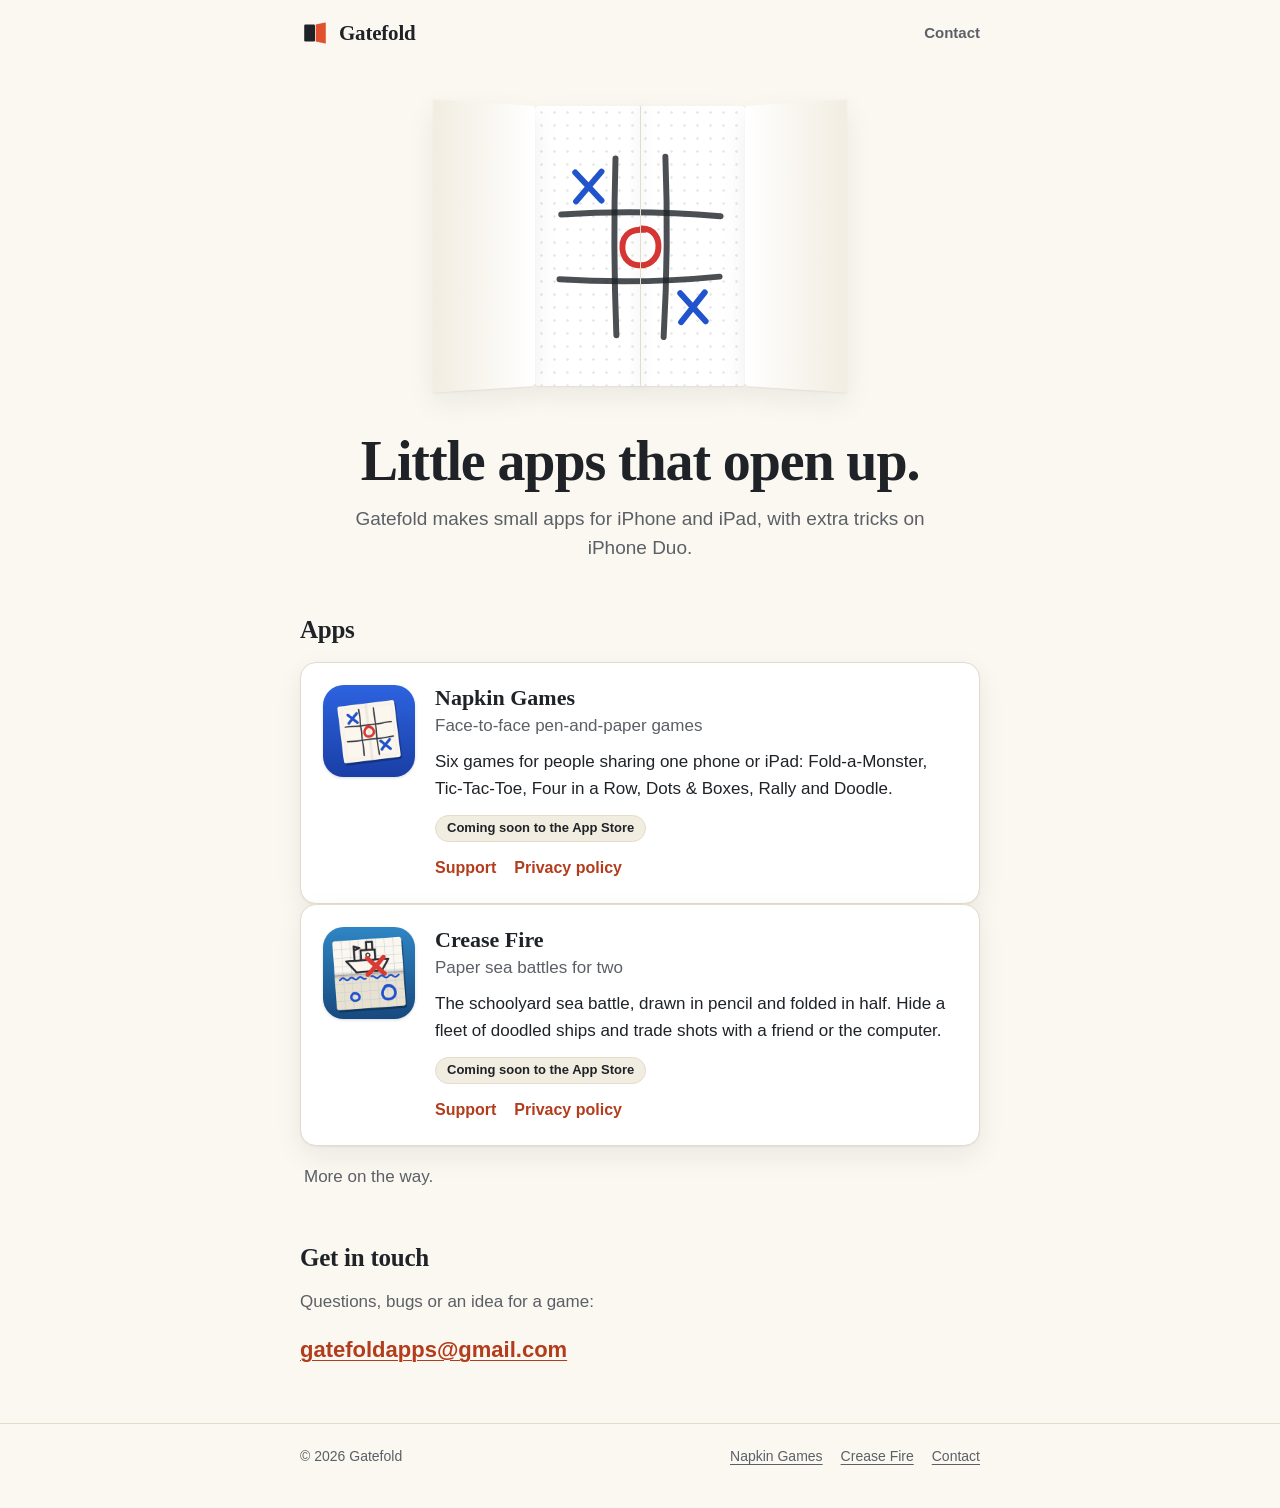
<file: index.html>
<!doctype html>
<html lang="en">
<head>
  <meta charset="utf-8">
  <meta name="viewport" content="width=device-width, initial-scale=1">
  <title>Gatefold</title>
  <meta name="description" content="Gatefold makes small apps for iPhone and iPad, with extra tricks on iPhone Duo. Home of Napkin Games and Crease Fire.">
  <meta name="theme-color" content="#fbf8f1" media="(prefers-color-scheme: light)">
  <meta name="theme-color" content="#161513" media="(prefers-color-scheme: dark)">
  <link rel="canonical" href="https://gatefoldapps.github.io/">
  <link rel="icon" href="favicon.svg" type="image/svg+xml">
  <link rel="apple-touch-icon" href="apple-touch-icon.png">
  <meta property="og:type" content="website">
  <meta property="og:title" content="Gatefold">
  <meta property="og:description" content="Little apps that open up. Home of Napkin Games and Crease Fire.">
  <meta property="og:url" content="https://gatefoldapps.github.io/">
  <meta property="og:image" content="https://gatefoldapps.github.io/assets/gatefold-share.png">
  <meta name="twitter:card" content="summary">
  <link rel="stylesheet" href="assets/site.css">
</head>
<body>
  <a class="skip" href="#main">Skip to content</a>

  <header class="site-header">
    <div class="wrap">
      <a class="brand" href="./" aria-label="Gatefold home">
        <svg class="mark" viewBox="0 0 64 64" aria-hidden="true"><rect class="ink" x="9" y="14" width="23" height="36" rx="2.5"/><path class="flap" d="M33.5 14 L53.6 9.4 Q55 9.1 55 10.5 L55 53.5 Q55 54.9 53.6 54.6 L33.5 50 Z"/></svg>
        Gatefold
      </a>
      <a class="header-link" href="mailto:gatefoldapps@gmail.com">Contact</a>
    </div>
  </header>

  <main id="main" class="wrap">
    <section class="hero">
      <div class="fold-stage" aria-hidden="true">
        <div class="fold-art">
          <div class="fold-inside">
            <svg viewBox="0 0 120 160">
              <path class="doodle grid draw d1" pathLength="1" d="M46 30 Q44.5 80 46.5 131"/>
              <path class="doodle grid draw d2" pathLength="1" d="M74.5 29 Q76.5 80 73.5 132"/>
              <path class="doodle grid draw d3" pathLength="1" d="M15 62 Q60 59 106 63"/>
              <path class="doodle grid draw d4" pathLength="1" d="M14 99 Q60 102 105.5 97.5"/>
              <path class="doodle x draw d5" pathLength="1" d="M23 38 L38 54 M38 37.5 L23.5 54.5"/>
              <path class="doodle o draw d6" pathLength="1" d="M61 70 C68.5 70 71 76 70.5 81.5 C70 88 64.5 91.5 59 91 C52.5 90.5 49.5 85 50 79.5 C50.5 73.5 55 70 62.5 70.8"/>
              <path class="doodle x draw d7" pathLength="1" d="M83 107 L97.5 123 M97 106.5 L83.5 123.5"/>
            </svg>
          </div>
          <div class="flap flap-l"><span class="front"></span><span class="back"></span></div>
          <div class="flap flap-r"><span class="front"></span><span class="back"></span></div>
        </div>
      </div>
      <h1>Little apps that open&nbsp;up.</h1>
      <p class="lead">Gatefold makes small apps for iPhone and iPad, with extra tricks on iPhone&nbsp;Duo.</p>
    </section>

    <section aria-labelledby="apps-title" style="margin-top: 52px">
      <h2 id="apps-title" class="section-title">Apps</h2>
      <article class="app-card">
        <img src="assets/napkin-games-icon.png" width="92" height="92" alt="Napkin Games app icon">
        <div>
          <h3><a href="napkin-games/">Napkin Games</a></h3>
          <p class="tagline">Face-to-face pen-and-paper games</p>
          <p>Six games for people sharing one phone or iPad: Fold-a-Monster, Tic-Tac-Toe, Four in a Row, Dots &amp; Boxes, Rally and Doodle.</p>
          <span class="badge">Coming soon to the App Store</span>
          <nav class="links" aria-label="Napkin Games">
            <a href="napkin-games/">Support</a>
            <a href="napkin-games/privacy/">Privacy policy</a>
          </nav>
        </div>
      </article>
      <article class="app-card">
        <img src="assets/crease-fire-icon.png" width="92" height="92" alt="Crease Fire app icon">
        <div>
          <h3><a href="crease-fire/">Crease Fire</a></h3>
          <p class="tagline">Paper sea battles for two</p>
          <p>The schoolyard sea battle, drawn in pencil and folded in half. Hide a fleet of doodled ships and trade shots with a friend or the computer.</p>
          <span class="badge">Coming soon to the App Store</span>
          <nav class="links" aria-label="Crease Fire">
            <a href="crease-fire/">Support</a>
            <a href="crease-fire/privacy/">Privacy policy</a>
          </nav>
        </div>
      </article>
      <p class="more">More on the way.</p>
    </section>

    <section class="contact" aria-labelledby="contact-title">
      <h2 id="contact-title" class="section-title">Get in touch</h2>
      <p>Questions, bugs or an idea for a game:</p>
      <a class="email" href="mailto:gatefoldapps@gmail.com">gatefoldapps@gmail.com</a>
    </section>
  </main>

  <footer class="site-footer">
    <div class="wrap">
      <span>&copy; 2026 Gatefold</span>
      <nav aria-label="Footer">
        <a href="napkin-games/">Napkin Games</a>
        <a href="crease-fire/">Crease Fire</a>
        <a href="mailto:gatefoldapps@gmail.com">Contact</a>
      </nav>
    </div>
  </footer>
</body>
</html>
</file>
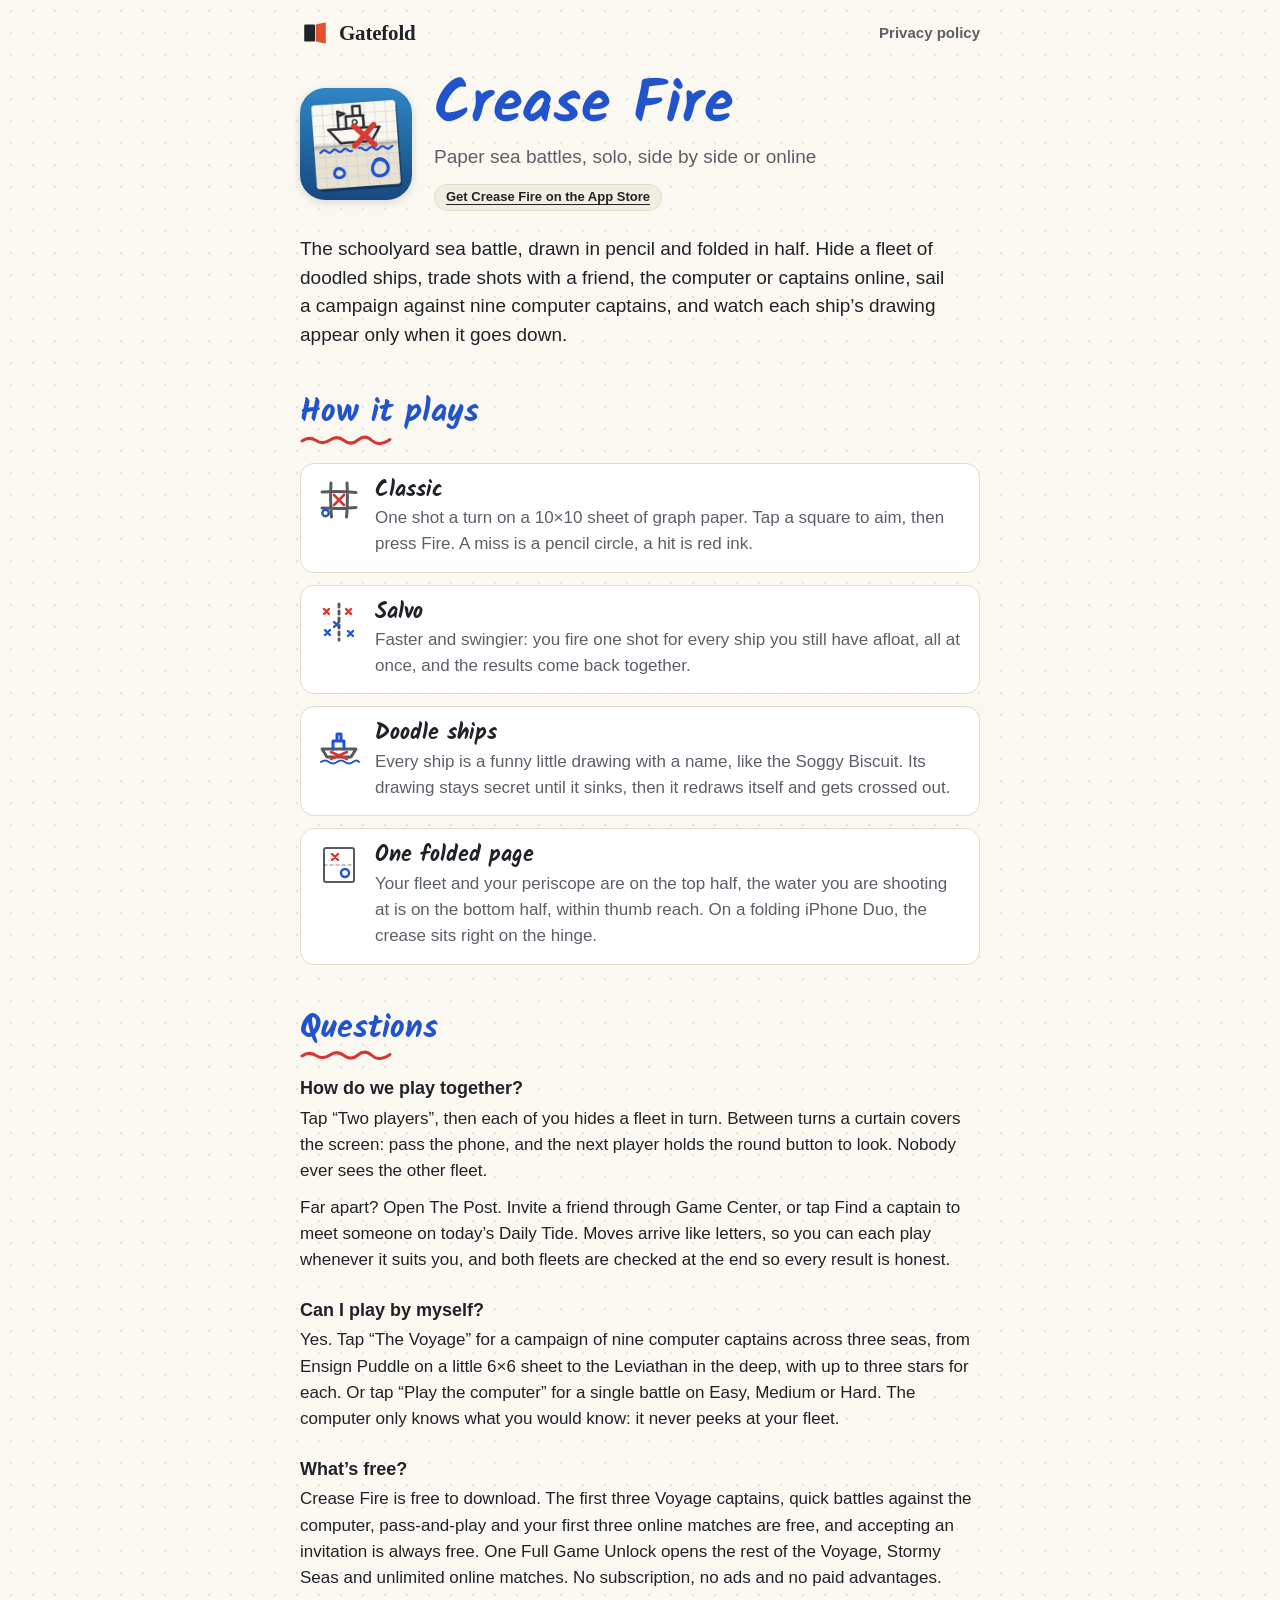
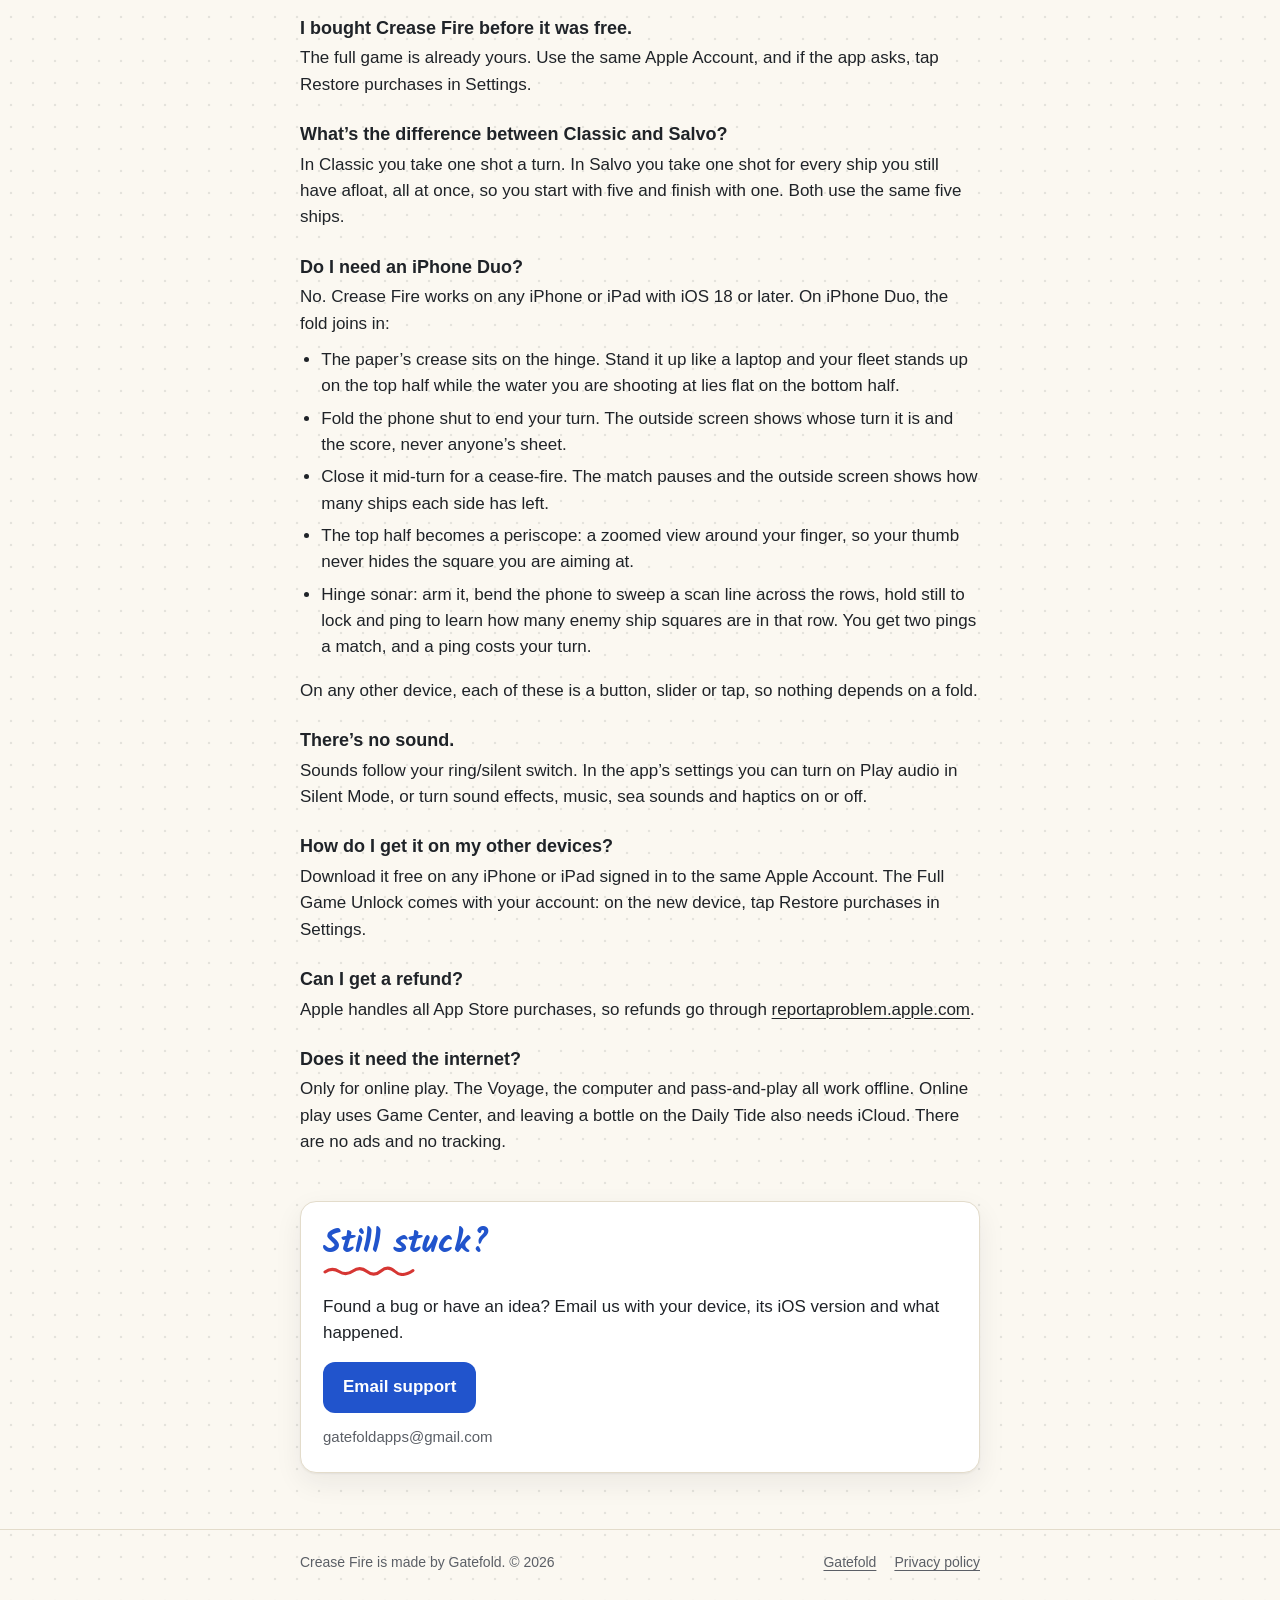
<file: crease-fire/index.html>
<!doctype html>
<html lang="en">
<head>
  <meta charset="utf-8">
  <meta name="viewport" content="width=device-width, initial-scale=1">
  <title>Crease Fire Support</title>
  <meta name="description" content="Help for Crease Fire, a paper sea battle for two on iPhone, iPad and iPhone Duo.">
  <meta name="theme-color" content="#fbf8f1" media="(prefers-color-scheme: light)">
  <meta name="theme-color" content="#161513" media="(prefers-color-scheme: dark)">
  <link rel="canonical" href="https://gatefoldapps.github.io/crease-fire/">
  <link rel="icon" href="../favicon.svg" type="image/svg+xml">
  <link rel="apple-touch-icon" href="../apple-touch-icon.png">
  <meta property="og:type" content="website">
  <meta property="og:title" content="Crease Fire">
  <meta property="og:description" content="The schoolyard sea battle, drawn in pencil and folded in half.">
  <meta property="og:url" content="https://gatefoldapps.github.io/crease-fire/">
  <meta property="og:image" content="https://gatefoldapps.github.io/assets/crease-fire-share.png">
  <meta name="twitter:card" content="summary">
  <link rel="preload" href="../assets/fonts/kalam-bold.woff2" as="font" type="font/woff2" crossorigin>
  <link rel="stylesheet" href="../assets/site.css">
</head>
<body class="napkin">
  <a class="skip" href="#main">Skip to content</a>

  <header class="site-header">
    <div class="wrap">
      <a class="brand" href="../" aria-label="Gatefold home">
        <svg class="mark" viewBox="0 0 64 64" aria-hidden="true"><rect class="ink" x="9" y="14" width="23" height="36" rx="2.5"/><path class="flap" d="M33.5 14 L53.6 9.4 Q55 9.1 55 10.5 L55 53.5 Q55 54.9 53.6 54.6 L33.5 50 Z"/></svg>
        Gatefold
      </a>
      <a class="header-link" href="privacy/">Privacy policy</a>
    </div>
  </header>

  <main id="main" class="wrap">
    <section class="app-hero">
      <img src="../assets/crease-fire-icon.png" width="112" height="112" alt="Crease Fire app icon">
      <div>
        <h1>Crease Fire</h1>
        <p class="subtitle">Paper sea battles, solo, side by side or online</p>
        <a class="badge" href="https://apps.apple.com/us/app/crease-fire/id6823914164">Get Crease Fire on the App Store</a>
      </div>
    </section>
    <p class="lead">The schoolyard sea battle, drawn in pencil and folded in half. Hide a fleet of doodled ships, trade shots with a friend, the computer or captains online, sail a campaign against nine computer captains, and watch each ship&rsquo;s drawing appear only when it goes down.</p>

    <h2>How it plays</h2>
    <ul class="games">
      <li>
        <svg viewBox="0 0 44 44" aria-hidden="true">
          <path class="ink-pencil" d="M14 5 Q13 22 14.5 39 M30 5 Q31 22 29.5 39 M5 14 Q22 13 39 14.5 M5 30 Q22 31 39 29.5"/>
          <path class="ink-red" style="stroke-width:2.6" d="M17 17 L27 27 M27 17 L17 27"/>
          <circle class="ink-blue" style="stroke-width:2.4" cx="8.5" cy="35" r="3.2"/>
        </svg>
        <div><strong>Classic</strong><p>One shot a turn on a 10&times;10 sheet of graph paper. Tap a square to aim, then press Fire. A miss is a pencil circle, a hit is red ink.</p></div>
      </li>
      <li>
        <svg viewBox="0 0 44 44" aria-hidden="true">
          <path class="ink-pencil" style="stroke-dasharray:3 4" d="M22 4 V40"/>
          <path class="ink-red" style="stroke-width:2.4" d="M7 9 L12 14 M12 9 L7 14 M29 9 L34 14 M34 9 L29 14"/>
          <path class="ink-blue" style="stroke-width:2.4" d="M8 30 L13 35 M13 30 L8 35 M17 22 L22 27 M22 22 L17 27 M31 31 L36 36 M36 31 L31 36"/>
        </svg>
        <div><strong>Salvo</strong><p>Faster and swingier: you fire one shot for every ship you still have afloat, all at once, and the results come back together.</p></div>
      </li>
      <li>
        <svg viewBox="0 0 44 44" aria-hidden="true">
          <path class="ink-pencil" d="M5 28 L39 28 L34 36 L10 36 Z"/>
          <path class="ink-blue" d="M16 28 V20 H27 V28 M20 20 V13 H24 V20"/>
          <path class="ink-red" style="stroke-width:2.6" d="M14 31 L30 38 M30 31 L14 38"/>
          <path class="ink-blue" style="stroke-width:2" d="M4 41 Q8 38 12 41 T20 41 T28 41 T36 41 T42 41"/>
        </svg>
        <div><strong>Doodle ships</strong><p>Every ship is a funny little drawing with a name, like the Soggy Biscuit. Its drawing stays secret until it sinks, then it redraws itself and gets crossed out.</p></div>
      </li>
      <li>
        <svg viewBox="0 0 44 44" aria-hidden="true">
          <rect class="ink-pencil" style="stroke-width:2" x="7" y="5" width="30" height="34" rx="2"/>
          <path class="ink-fold" d="M7 22 H37"/>
          <path class="ink-red" style="stroke-width:2.4" d="M15 11 L21 17 M21 11 L15 17"/>
          <circle class="ink-blue" style="stroke-width:2.4" cx="28" cy="30" r="4"/>
        </svg>
        <div><strong>One folded page</strong><p>Your fleet and your periscope are on the top half, the water you are shooting at is on the bottom half, within thumb reach. On a folding iPhone Duo, the crease sits right on the hinge.</p></div>
      </li>
    </ul>

    <h2>Questions</h2>
    <div class="faq">
      <h3>How do we play together?</h3>
      <p>Tap &ldquo;Two players&rdquo;, then each of you hides a fleet in turn. Between turns a curtain covers the screen: pass the phone, and the next player holds the round button to look. Nobody ever sees the other fleet.</p>
      <p>Far apart? Open The Post. Invite a friend through Game Center, or tap Find a captain to meet someone on today&rsquo;s Daily Tide. Moves arrive like letters, so you can each play whenever it suits you, and both fleets are checked at the end so every result is honest.</p>

      <h3>Can I play by myself?</h3>
      <p>Yes. Tap &ldquo;The Voyage&rdquo; for a campaign of nine computer captains across three seas, from Ensign Puddle on a little 6&times;6 sheet to the Leviathan in the deep, with up to three stars for each. Or tap &ldquo;Play the computer&rdquo; for a single battle on Easy, Medium or Hard. The computer only knows what you would know: it never peeks at your fleet.</p>

      <h3>What&rsquo;s free?</h3>
      <p>Crease Fire is free to download. The first three Voyage captains, quick battles against the computer, pass-and-play and your first three online matches are free, and accepting an invitation is always free. One Full Game Unlock opens the rest of the Voyage, Stormy Seas and unlimited online matches. No subscription, no ads and no paid advantages.</p>

      <h3>I bought Crease Fire before it was free.</h3>
      <p>The full game is already yours. Use the same Apple Account, and if the app asks, tap Restore purchases in Settings.</p>

      <h3>What&rsquo;s the difference between Classic and Salvo?</h3>
      <p>In Classic you take one shot a turn. In Salvo you take one shot for every ship you still have afloat, all at once, so you start with five and finish with one. Both use the same five ships.</p>

      <h3>Do I need an iPhone Duo?</h3>
      <p>No. Crease Fire works on any iPhone or iPad with iOS 18 or later. On iPhone Duo, the fold joins in:</p>
      <ul>
        <li>The paper&rsquo;s crease sits on the hinge. Stand it up like a laptop and your fleet stands up on the top half while the water you are shooting at lies flat on the bottom half.</li>
        <li>Fold the phone shut to end your turn. The outside screen shows whose turn it is and the score, never anyone&rsquo;s sheet.</li>
        <li>Close it mid-turn for a cease-fire. The match pauses and the outside screen shows how many ships each side has left.</li>
        <li>The top half becomes a periscope: a zoomed view around your finger, so your thumb never hides the square you are aiming at.</li>
        <li>Hinge sonar: arm it, bend the phone to sweep a scan line across the rows, hold still to lock and ping to learn how many enemy ship squares are in that row. You get two pings a match, and a ping costs your turn.</li>
      </ul>
      <p>On any other device, each of these is a button, slider or tap, so nothing depends on a fold.</p>

      <h3>There&rsquo;s no sound.</h3>
      <p>Sounds follow your ring/silent switch. In the app&rsquo;s settings you can turn on Play audio in Silent Mode, or turn sound effects, music, sea sounds and haptics on or off.</p>

      <h3>How do I get it on my other devices?</h3>
      <p>Download it free on any iPhone or iPad signed in to the same Apple Account. The Full Game Unlock comes with your account: on the new device, tap Restore purchases in Settings.</p>

      <h3>Can I get a refund?</h3>
      <p>Apple handles all App Store purchases, so refunds go through <a href="https://reportaproblem.apple.com">reportaproblem.apple.com</a>.</p>

      <h3>Does it need the internet?</h3>
      <p>Only for online play. The Voyage, the computer and pass-and-play all work offline. Online play uses Game Center, and leaving a bottle on the Daily Tide also needs iCloud. There are no ads and no tracking.</p>
    </div>

    <section class="contact-card" aria-labelledby="help-title">
      <h2 id="help-title">Still stuck?</h2>
      <p>Found a bug or have an idea? Email us with your device, its iOS version and what happened.</p>
      <a class="button" href="mailto:gatefoldapps@gmail.com?subject=Crease%20Fire%20support">Email support</a>
      <span class="address">gatefoldapps@gmail.com</span>
    </section>
  </main>

  <footer class="site-footer">
    <div class="wrap">
      <span>Crease Fire is made by Gatefold. &copy; 2026</span>
      <nav aria-label="Footer">
        <a href="../">Gatefold</a>
        <a href="privacy/">Privacy policy</a>
      </nav>
    </div>
  </footer>
</body>
</html>
</file>
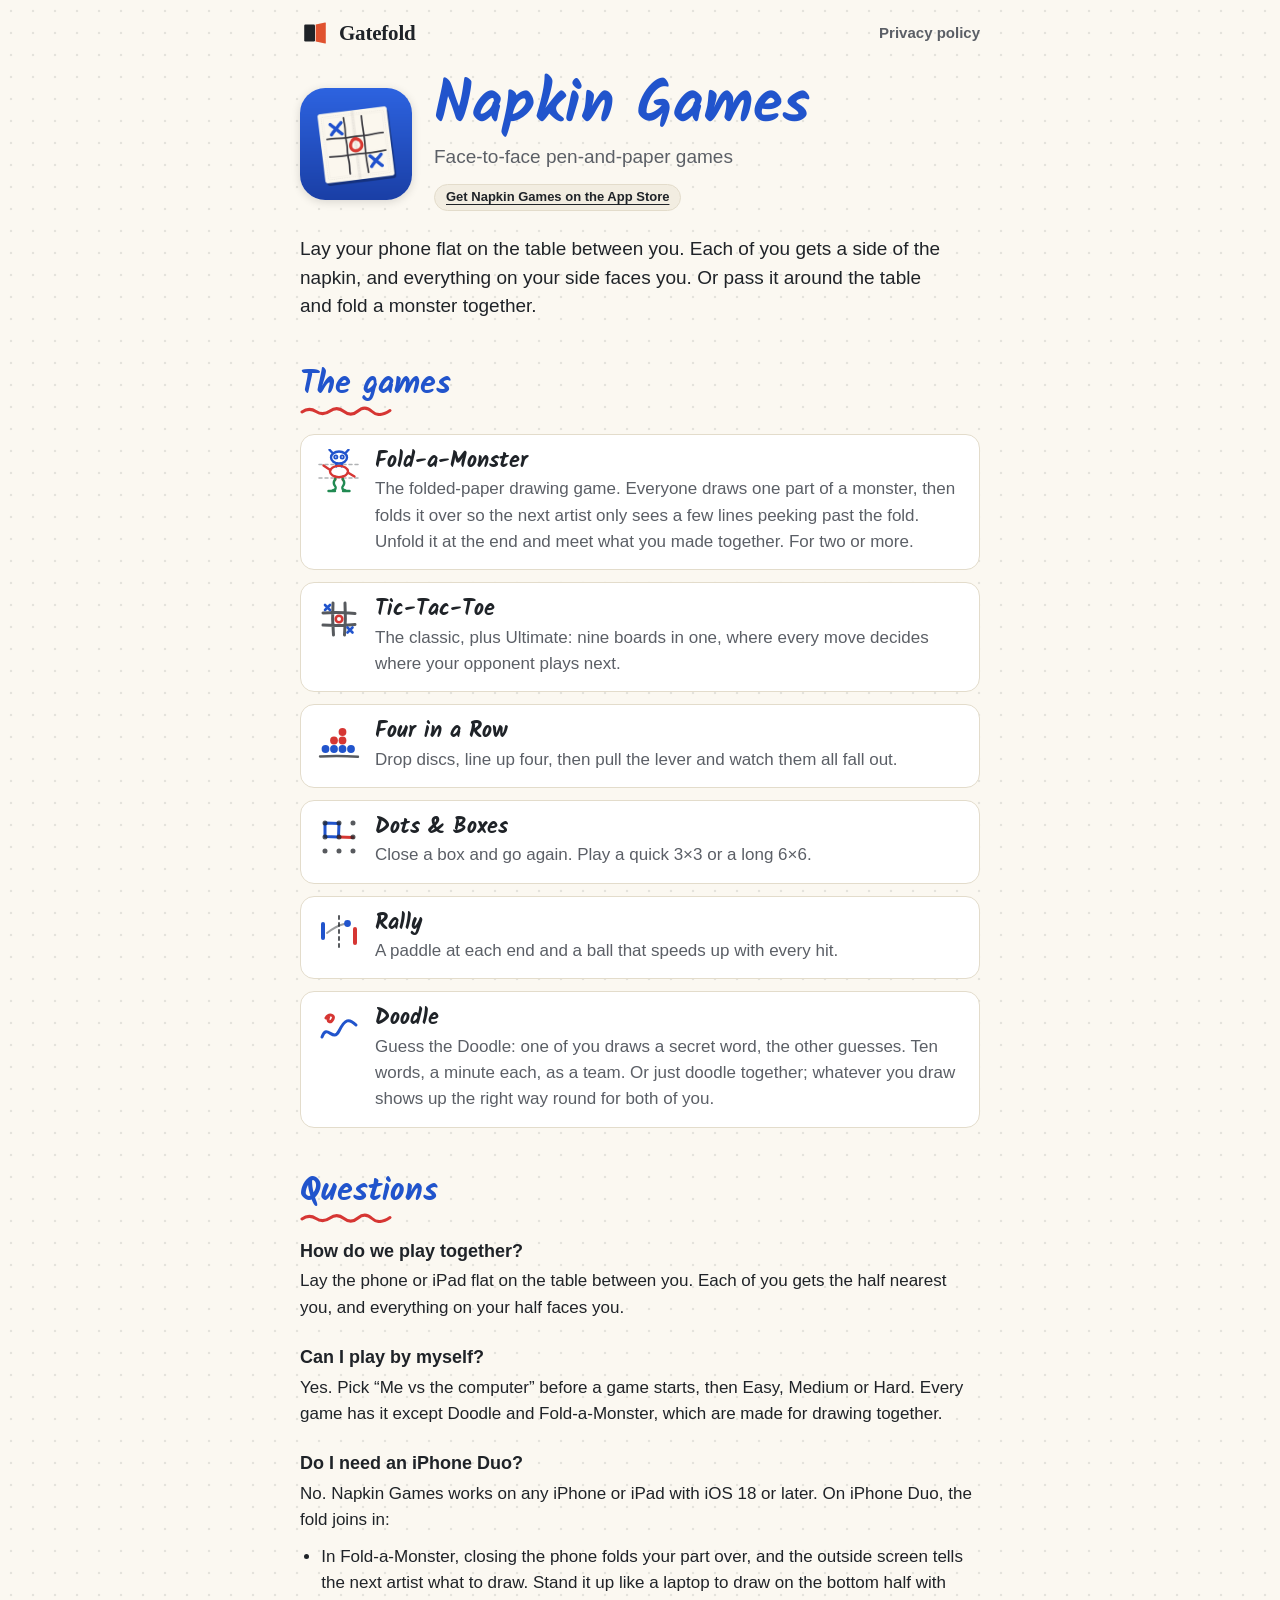
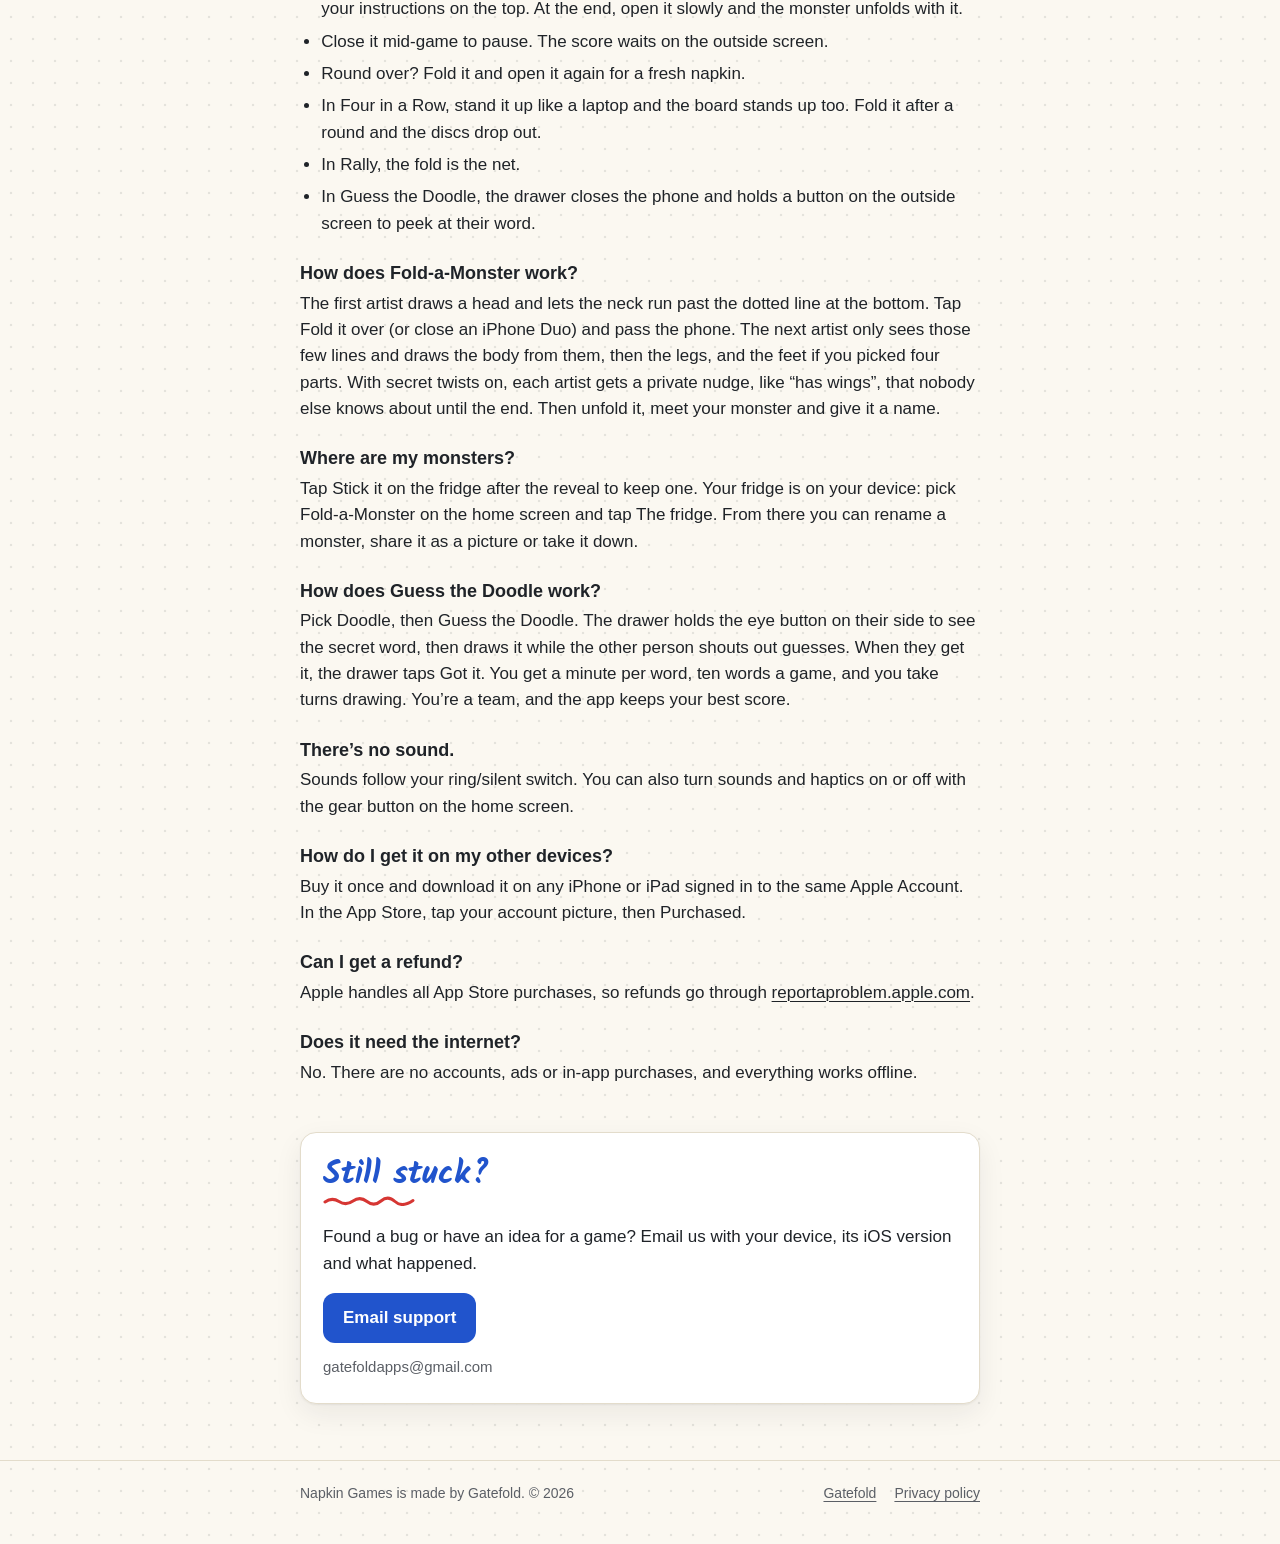
<file: napkin-games/index.html>
<!doctype html>
<html lang="en">
<head>
  <meta charset="utf-8">
  <meta name="viewport" content="width=device-width, initial-scale=1">
  <title>Napkin Games Support</title>
  <meta name="description" content="Help for Napkin Games, face-to-face pen-and-paper games for people sharing one iPhone or iPad.">
  <meta name="theme-color" content="#fbf8f1" media="(prefers-color-scheme: light)">
  <meta name="theme-color" content="#161513" media="(prefers-color-scheme: dark)">
  <link rel="canonical" href="https://gatefoldapps.github.io/napkin-games/">
  <link rel="icon" href="../favicon.svg" type="image/svg+xml">
  <link rel="apple-touch-icon" href="../apple-touch-icon.png">
  <meta property="og:type" content="website">
  <meta property="og:title" content="Napkin Games">
  <meta property="og:description" content="Face-to-face pen-and-paper games. Lay the phone flat between you, or pass it around and fold a monster.">
  <meta property="og:url" content="https://gatefoldapps.github.io/napkin-games/">
  <meta property="og:image" content="https://gatefoldapps.github.io/assets/napkin-games-share.png">
  <meta name="twitter:card" content="summary">
  <link rel="preload" href="../assets/fonts/kalam-bold.woff2" as="font" type="font/woff2" crossorigin>
  <link rel="stylesheet" href="../assets/site.css">
</head>
<body class="napkin">
  <a class="skip" href="#main">Skip to content</a>

  <header class="site-header">
    <div class="wrap">
      <a class="brand" href="../" aria-label="Gatefold home">
        <svg class="mark" viewBox="0 0 64 64" aria-hidden="true"><rect class="ink" x="9" y="14" width="23" height="36" rx="2.5"/><path class="flap" d="M33.5 14 L53.6 9.4 Q55 9.1 55 10.5 L55 53.5 Q55 54.9 53.6 54.6 L33.5 50 Z"/></svg>
        Gatefold
      </a>
      <a class="header-link" href="privacy/">Privacy policy</a>
    </div>
  </header>

  <main id="main" class="wrap">
    <section class="app-hero">
      <img src="../assets/napkin-games-icon.png" width="112" height="112" alt="Napkin Games app icon">
      <div>
        <h1>Napkin Games</h1>
        <p class="subtitle">Face-to-face pen-and-paper games</p>
        <a class="badge" href="https://apps.apple.com/us/app/id6821702297">Get Napkin Games on the App Store</a>
      </div>
    </section>
    <p class="lead">Lay your phone flat on the table between you. Each of you gets a side of the napkin, and everything on your side faces you. Or pass it around the table and fold a monster together.</p>

    <h2>The games</h2>
    <ul class="games">
      <li>
        <svg viewBox="0 0 44 44" aria-hidden="true">
          <path class="ink-fold" d="M2 15.5 H42 M2 29 H42"/>
          <ellipse class="ink-blue" style="stroke-width:2.4" cx="22" cy="8.5" rx="8" ry="6"/>
          <path class="ink-blue" style="stroke-width:2.4" d="M15.5 4 L12.5 0.8 M28.5 4 L31.5 0.8 M19.5 14.2 L19.2 17.5 M24.5 14.2 L24.8 17.5"/>
          <circle class="ink-blue" style="stroke-width:1.8" cx="18.8" cy="8" r="1.6"/>
          <circle class="ink-blue" style="stroke-width:1.8" cx="25.2" cy="8" r="1.6"/>
          <ellipse class="ink-red" style="stroke-width:2.4" cx="22" cy="22.5" rx="9" ry="5.6"/>
          <path class="ink-red" style="stroke-width:2.4" d="M13.2 21 L6.5 16.5 M30.8 23.5 L37.5 27.5 M18.5 27.8 L18.2 31 M25.5 27.8 L25.8 31"/>
          <path class="ink-green" style="stroke-width:2.4" d="M18.3 30 Q15.5 34 18 37 T15.5 41.5 M25.7 30 Q28.5 34 26 37 T28.5 41.5 M11.5 42 H18 M26 42 H32.5"/>
        </svg>
        <div><strong>Fold-a-Monster</strong><p>The folded-paper drawing game. Everyone draws one part of a monster, then folds it over so the next artist only sees a few lines peeking past the fold. Unfold it at the end and meet what you made together. For two or more.</p></div>
      </li>
      <li>
        <svg viewBox="0 0 44 44" aria-hidden="true">
          <path class="ink-pencil" d="M16 6 Q15 22 16.5 38 M28 6 Q29 22 27.5 38 M6 16 Q22 15 38 16.5 M6 28 Q22 29 38 27.5"/>
          <path class="ink-blue" style="stroke-width:2.6" d="M8 8 L13 13 M13 8 L8 13 M30.5 30.5 L35.5 35.5 M35.5 30.5 L30.5 35.5"/>
          <circle class="ink-red" style="stroke-width:2.6" cx="22" cy="22" r="3.3"/>
        </svg>
        <div><strong>Tic-Tac-Toe</strong><p>The classic, plus Ultimate: nine boards in one, where every move decides where your opponent plays next.</p></div>
      </li>
      <li>
        <svg viewBox="0 0 44 44" aria-hidden="true">
          <circle class="fill-red" cx="17" cy="21.5" r="3.9"/>
          <circle class="fill-red" cx="25.5" cy="21.5" r="3.9"/>
          <circle class="fill-red" cx="25.5" cy="13" r="3.9"/>
          <circle class="fill-blue" cx="8.5" cy="30" r="3.9"/>
          <circle class="fill-blue" cx="17" cy="30" r="3.9"/>
          <circle class="fill-blue" cx="25.5" cy="30" r="3.9"/>
          <circle class="fill-blue" cx="34" cy="30" r="3.9"/>
          <path class="ink-pencil" style="stroke-width:2.4" d="M3 37.5 Q22 36.5 41 37.8"/>
        </svg>
        <div><strong>Four in a Row</strong><p>Drop discs, line up four, then pull the lever and watch them all fall out.</p></div>
      </li>
      <li>
        <svg viewBox="0 0 44 44" aria-hidden="true">
          <path class="ink-blue" d="M8 8 L22 8.5 L21.5 22 L8 21.5 Z"/>
          <path class="ink-red" d="M22 22 L36 22.5"/>
          <path class="ink-pencil" style="stroke-width:5" d="M8 8h0M22 8h0M36 8h0M8 22h0M22 22h0M36 22h0M8 36h0M22 36h0M36 36h0"/>
        </svg>
        <div><strong>Dots &amp; Boxes</strong><p>Close a box and go again. Play a quick 3&times;3 or a long 6&times;6.</p></div>
      </li>
      <li>
        <svg viewBox="0 0 44 44" aria-hidden="true">
          <path class="ink-pencil" style="stroke-width:2;stroke-dasharray:3 4" d="M22 5 V39"/>
          <path class="ink-blue" style="stroke-width:4" d="M6 13 V27"/>
          <path class="ink-red" style="stroke-width:4" d="M38 18 V32"/>
          <path class="ink-pencil" style="stroke-width:2;opacity:.45" d="M10 22 Q19 15 27 13"/>
          <circle class="fill-blue" cx="30.5" cy="12.5" r="3.4"/>
        </svg>
        <div><strong>Rally</strong><p>A paddle at each end and a ball that speeds up with every hit.</p></div>
      </li>
      <li>
        <svg viewBox="0 0 44 44" aria-hidden="true">
          <path class="ink-blue" d="M5 31 C10 17 16 37 22 25 S32 12 39 19"/>
          <path class="ink-red" d="M9 12 C12 7 18 9 16 13 S9 17 12 10"/>
        </svg>
        <div><strong>Doodle</strong><p>Guess the Doodle: one of you draws a secret word, the other guesses. Ten words, a minute each, as a team. Or just doodle together; whatever you draw shows up the right way round for both of you.</p></div>
      </li>
    </ul>

    <h2>Questions</h2>
    <div class="faq">
      <h3>How do we play together?</h3>
      <p>Lay the phone or iPad flat on the table between you. Each of you gets the half nearest you, and everything on your half faces you.</p>

      <h3>Can I play by myself?</h3>
      <p>Yes. Pick &ldquo;Me vs the computer&rdquo; before a game starts, then Easy, Medium or Hard. Every game has it except Doodle and Fold-a-Monster, which are made for drawing together.</p>

      <h3>Do I need an iPhone Duo?</h3>
      <p>No. Napkin Games works on any iPhone or iPad with iOS 18 or later. On iPhone Duo, the fold joins in:</p>
      <ul>
        <li>In Fold-a-Monster, closing the phone folds your part over, and the outside screen tells the next artist what to draw. Stand it up like a laptop to draw on the bottom half with your instructions on the top. At the end, open it slowly and the monster unfolds with it.</li>
        <li>Close it mid-game to pause. The score waits on the outside screen.</li>
        <li>Round over? Fold it and open it again for a fresh napkin.</li>
        <li>In Four in a Row, stand it up like a laptop and the board stands up too. Fold it after a round and the discs drop out.</li>
        <li>In Rally, the fold is the net.</li>
        <li>In Guess the Doodle, the drawer closes the phone and holds a button on the outside screen to peek at their word.</li>
      </ul>

      <h3>How does Fold-a-Monster work?</h3>
      <p>The first artist draws a head and lets the neck run past the dotted line at the bottom. Tap Fold it over (or close an iPhone Duo) and pass the phone. The next artist only sees those few lines and draws the body from them, then the legs, and the feet if you picked four parts. With secret twists on, each artist gets a private nudge, like &ldquo;has wings&rdquo;, that nobody else knows about until the end. Then unfold it, meet your monster and give it a name.</p>

      <h3>Where are my monsters?</h3>
      <p>Tap Stick it on the fridge after the reveal to keep one. Your fridge is on your device: pick Fold-a-Monster on the home screen and tap The fridge. From there you can rename a monster, share it as a picture or take it down.</p>

      <h3>How does Guess the Doodle work?</h3>
      <p>Pick Doodle, then Guess the Doodle. The drawer holds the eye button on their side to see the secret word, then draws it while the other person shouts out guesses. When they get it, the drawer taps Got it. You get a minute per word, ten words a game, and you take turns drawing. You&rsquo;re a team, and the app keeps your best score.</p>

      <h3>There&rsquo;s no sound.</h3>
      <p>Sounds follow your ring/silent switch. You can also turn sounds and haptics on or off with the gear button on the home screen.</p>

      <h3>How do I get it on my other devices?</h3>
      <p>Buy it once and download it on any iPhone or iPad signed in to the same Apple Account. In the App Store, tap your account picture, then Purchased.</p>

      <h3>Can I get a refund?</h3>
      <p>Apple handles all App Store purchases, so refunds go through <a href="https://reportaproblem.apple.com">reportaproblem.apple.com</a>.</p>

      <h3>Does it need the internet?</h3>
      <p>No. There are no accounts, ads or in-app purchases, and everything works offline.</p>
    </div>

    <section class="contact-card" aria-labelledby="help-title">
      <h2 id="help-title">Still stuck?</h2>
      <p>Found a bug or have an idea for a game? Email us with your device, its iOS version and what happened.</p>
      <a class="button" href="mailto:gatefoldapps@gmail.com?subject=Napkin%20Games%20support">Email support</a>
      <span class="address">gatefoldapps@gmail.com</span>
    </section>
  </main>

  <footer class="site-footer">
    <div class="wrap">
      <span>Napkin Games is made by Gatefold. &copy; 2026</span>
      <nav aria-label="Footer">
        <a href="../">Gatefold</a>
        <a href="privacy/">Privacy policy</a>
      </nav>
    </div>
  </footer>
</body>
</html>
</file>
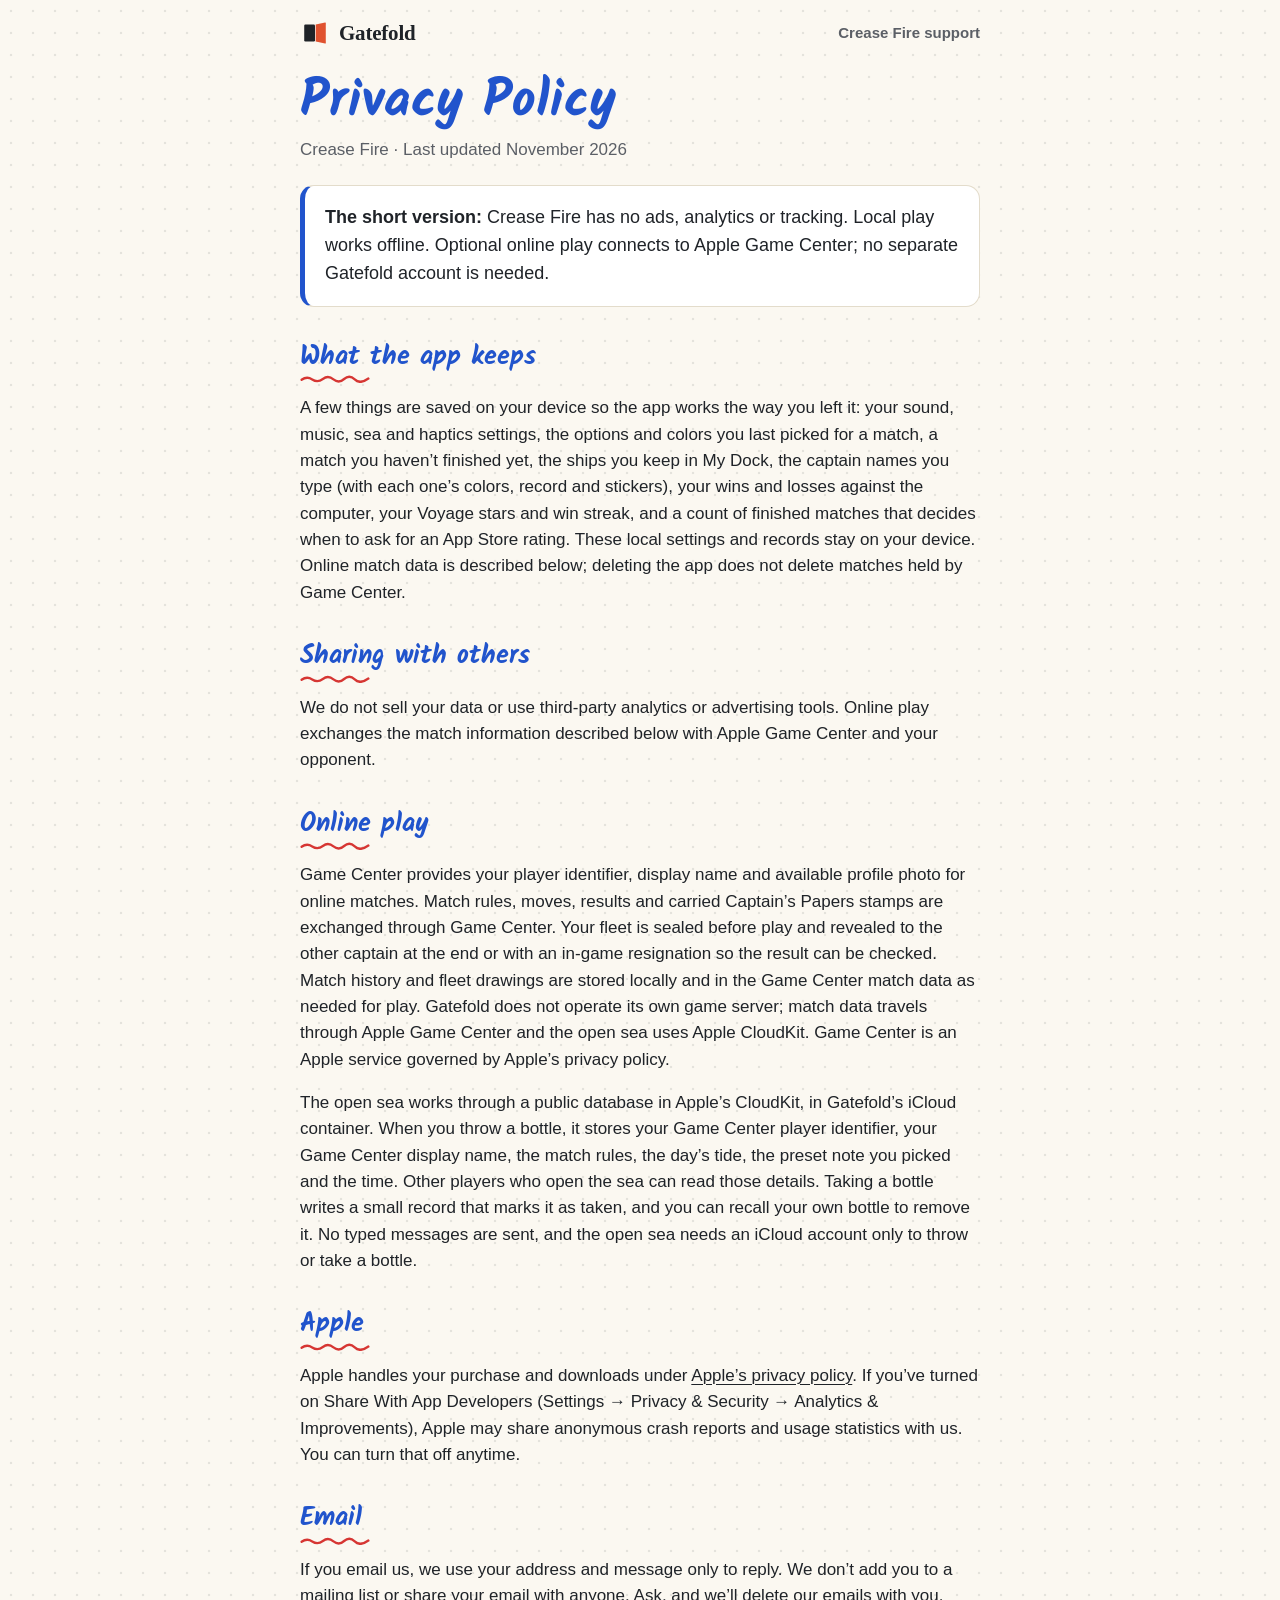
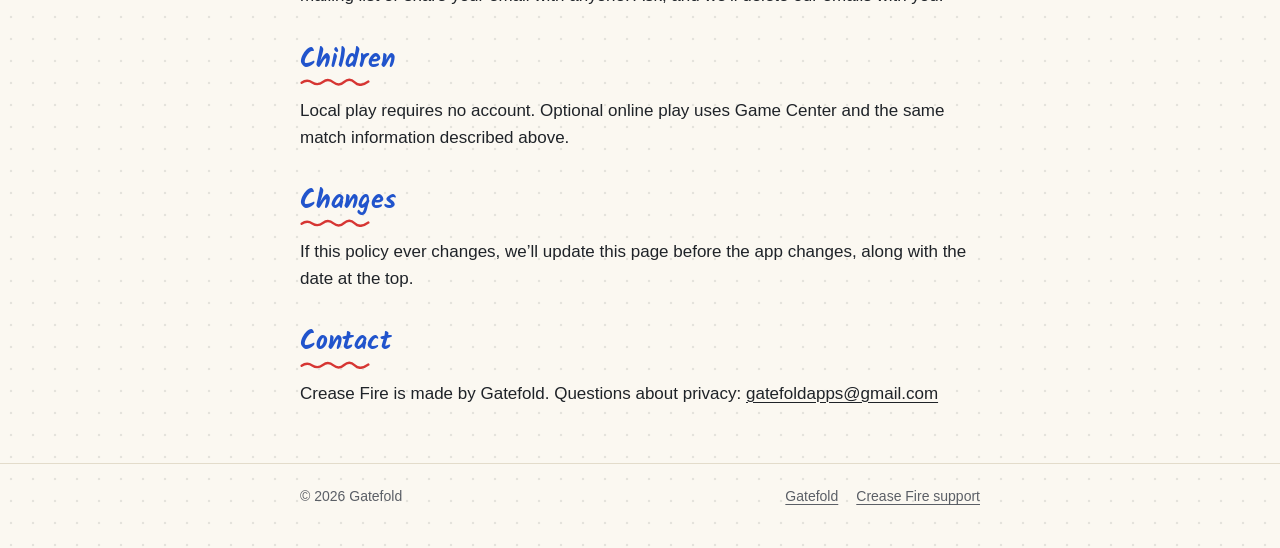
<file: crease-fire/privacy/index.html>
<!doctype html>
<html lang="en">
<head>
  <meta charset="utf-8">
  <meta name="viewport" content="width=device-width, initial-scale=1">
  <title>Crease Fire Privacy Policy</title>
  <meta name="description" content="No ads, analytics or tracking. Optional online play uses Apple Game Center.">
  <meta name="theme-color" content="#fbf8f1" media="(prefers-color-scheme: light)">
  <meta name="theme-color" content="#161513" media="(prefers-color-scheme: dark)">
  <link rel="canonical" href="https://gatefoldapps.github.io/crease-fire/privacy/">
  <link rel="icon" href="../../favicon.svg" type="image/svg+xml">
  <link rel="apple-touch-icon" href="../../apple-touch-icon.png">
  <meta property="og:type" content="article">
  <meta property="og:title" content="Crease Fire Privacy Policy">
  <meta property="og:description" content="No ads, analytics or tracking. Optional online play uses Apple Game Center.">
  <meta property="og:url" content="https://gatefoldapps.github.io/crease-fire/privacy/">
  <meta property="og:image" content="https://gatefoldapps.github.io/assets/crease-fire-share.png">
  <meta name="twitter:card" content="summary">
  <link rel="preload" href="../../assets/fonts/kalam-bold.woff2" as="font" type="font/woff2" crossorigin>
  <link rel="stylesheet" href="../../assets/site.css">
</head>
<body class="napkin">
  <a class="skip" href="#main">Skip to content</a>

  <header class="site-header">
    <div class="wrap">
      <a class="brand" href="../../" aria-label="Gatefold home">
        <svg class="mark" viewBox="0 0 64 64" aria-hidden="true"><rect class="ink" x="9" y="14" width="23" height="36" rx="2.5"/><path class="flap" d="M33.5 14 L53.6 9.4 Q55 9.1 55 10.5 L55 53.5 Q55 54.9 53.6 54.6 L33.5 50 Z"/></svg>
        Gatefold
      </a>
      <a class="header-link" href="../">Crease Fire support</a>
    </div>
  </header>

  <main id="main" class="wrap policy">
    <h1>Privacy Policy</h1>
    <p class="meta">Crease Fire &middot; Last updated November 2026</p>

    <div class="summary">
      <p><strong>The short version:</strong> Crease Fire has no ads, analytics or tracking. Local play works offline. Optional online play connects to Apple Game Center; no separate Gatefold account is needed.</p>
    </div>

    <h2>What the app keeps</h2>
    <p>A few things are saved on your device so the app works the way you left it: your sound, music, sea and haptics settings, the options and colors you last picked for a match, a match you haven&rsquo;t finished yet, the ships you keep in My Dock, the captain names you type (with each one&rsquo;s colors, record and stickers), your wins and losses against the computer, your Voyage stars and win streak, and a count of finished matches that decides when to ask for an App Store rating. These local settings and records stay on your device. Online match data is described below; deleting the app does not delete matches held by Game Center.</p>

    <h2>Sharing with others</h2>
    <p>We do not sell your data or use third-party analytics or advertising tools. Online play exchanges the match information described below with Apple Game Center and your opponent.</p>

    <h2>Online play</h2>
    <p>Game Center provides your player identifier, display name and available profile photo for online matches. Match rules, moves, results and carried Captain’s Papers stamps are exchanged through Game Center. Your fleet is sealed before play and revealed to the other captain at the end or with an in-game resignation so the result can be checked. Match history and fleet drawings are stored locally and in the Game Center match data as needed for play. Gatefold does not operate its own game server; match data travels through Apple Game Center and the open sea uses Apple CloudKit. Game Center is an Apple service governed by Apple’s privacy policy.</p>
    <p>The open sea works through a public database in Apple&rsquo;s CloudKit, in Gatefold&rsquo;s iCloud container. When you throw a bottle, it stores your Game Center player identifier, your Game Center display name, the match rules, the day&rsquo;s tide, the preset note you picked and the time. Other players who open the sea can read those details. Taking a bottle writes a small record that marks it as taken, and you can recall your own bottle to remove it. No typed messages are sent, and the open sea needs an iCloud account only to throw or take a bottle.</p>

    <h2>Apple</h2>
    <p>Apple handles your purchase and downloads under <a href="https://www.apple.com/legal/privacy/">Apple&rsquo;s privacy policy</a>. If you&rsquo;ve turned on Share With App Developers (Settings &rarr; Privacy &amp; Security &rarr; Analytics &amp; Improvements), Apple may share anonymous crash reports and usage statistics with us. You can turn that off anytime.</p>

    <h2>Email</h2>
    <p>If you email us, we use your address and message only to reply. We don&rsquo;t add you to a mailing list or share your email with anyone. Ask, and we&rsquo;ll delete our emails with you.</p>

    <h2>Children</h2>
    <p>Local play requires no account. Optional online play uses Game Center and the same match information described above.</p>

    <h2>Changes</h2>
    <p>If this policy ever changes, we&rsquo;ll update this page before the app changes, along with the date at the top.</p>

    <h2>Contact</h2>
    <p>Crease Fire is made by Gatefold. Questions about privacy: <a href="mailto:gatefoldapps@gmail.com?subject=Crease%20Fire%20privacy">gatefoldapps@gmail.com</a></p>
  </main>

  <footer class="site-footer">
    <div class="wrap">
      <span>&copy; 2026 Gatefold</span>
      <nav aria-label="Footer">
        <a href="../../">Gatefold</a>
        <a href="../">Crease Fire support</a>
      </nav>
    </div>
  </footer>
</body>
</html>
</file>
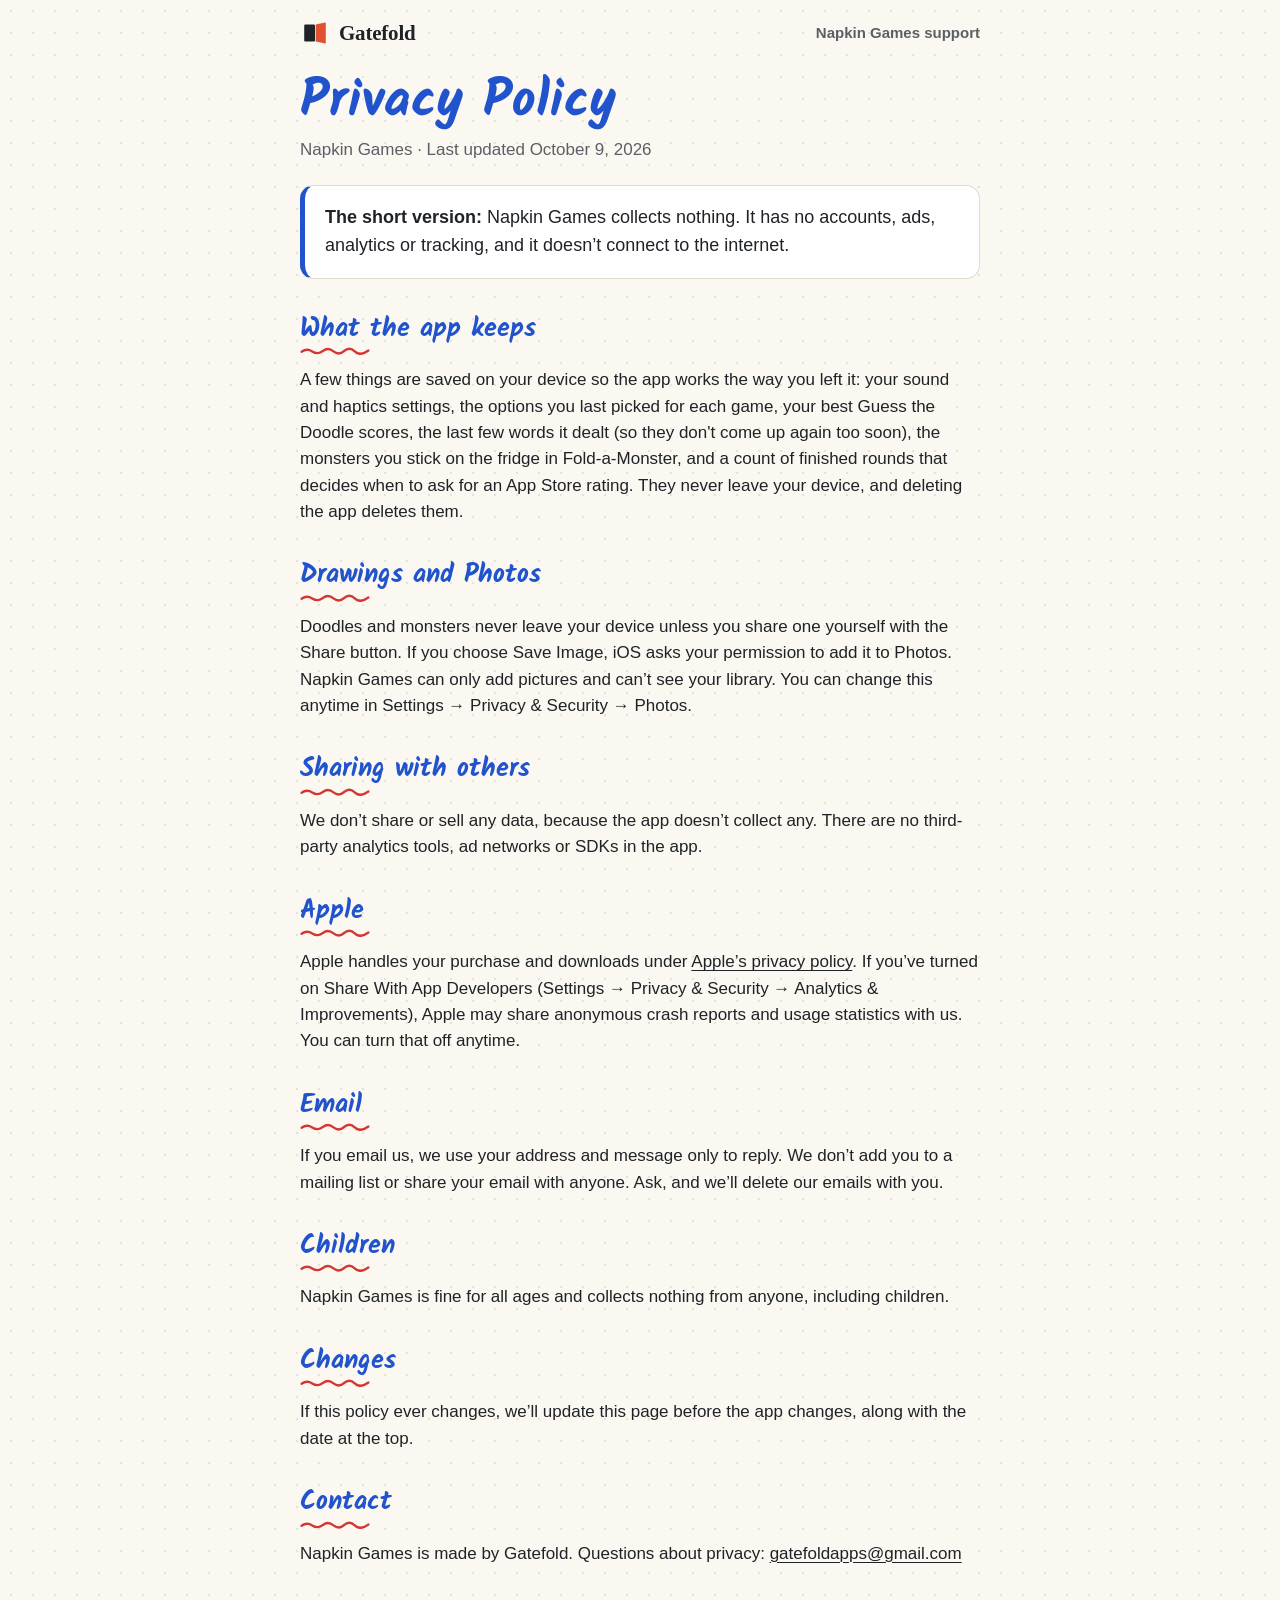
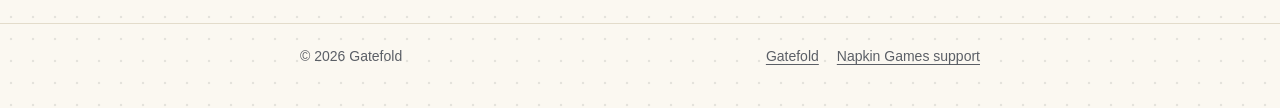
<file: napkin-games/privacy/index.html>
<!doctype html>
<html lang="en">
<head>
  <meta charset="utf-8">
  <meta name="viewport" content="width=device-width, initial-scale=1">
  <title>Napkin Games Privacy Policy</title>
  <meta name="description" content="Napkin Games collects nothing: no accounts, ads, analytics or tracking.">
  <meta name="theme-color" content="#fbf8f1" media="(prefers-color-scheme: light)">
  <meta name="theme-color" content="#161513" media="(prefers-color-scheme: dark)">
  <link rel="canonical" href="https://gatefoldapps.github.io/napkin-games/privacy/">
  <link rel="icon" href="../../favicon.svg" type="image/svg+xml">
  <link rel="apple-touch-icon" href="../../apple-touch-icon.png">
  <meta property="og:type" content="article">
  <meta property="og:title" content="Napkin Games Privacy Policy">
  <meta property="og:description" content="Napkin Games collects nothing: no accounts, ads, analytics or tracking.">
  <meta property="og:url" content="https://gatefoldapps.github.io/napkin-games/privacy/">
  <meta property="og:image" content="https://gatefoldapps.github.io/assets/napkin-games-share.png">
  <meta name="twitter:card" content="summary">
  <link rel="preload" href="../../assets/fonts/kalam-bold.woff2" as="font" type="font/woff2" crossorigin>
  <link rel="stylesheet" href="../../assets/site.css">
</head>
<body class="napkin">
  <a class="skip" href="#main">Skip to content</a>

  <header class="site-header">
    <div class="wrap">
      <a class="brand" href="../../" aria-label="Gatefold home">
        <svg class="mark" viewBox="0 0 64 64" aria-hidden="true"><rect class="ink" x="9" y="14" width="23" height="36" rx="2.5"/><path class="flap" d="M33.5 14 L53.6 9.4 Q55 9.1 55 10.5 L55 53.5 Q55 54.9 53.6 54.6 L33.5 50 Z"/></svg>
        Gatefold
      </a>
      <a class="header-link" href="../">Napkin Games support</a>
    </div>
  </header>

  <main id="main" class="wrap policy">
    <h1>Privacy Policy</h1>
    <p class="meta">Napkin Games &middot; Last updated October 9, 2026</p>

    <div class="summary">
      <p><strong>The short version:</strong> Napkin Games collects nothing. It has no accounts, ads, analytics or tracking, and it doesn&rsquo;t connect to the internet.</p>
    </div>

    <h2>What the app keeps</h2>
    <p>A few things are saved on your device so the app works the way you left it: your sound and haptics settings, the options you last picked for each game, your best Guess the Doodle scores, the last few words it dealt (so they don't come up again too soon), the monsters you stick on the fridge in Fold-a-Monster, and a count of finished rounds that decides when to ask for an App Store rating. They never leave your device, and deleting the app deletes them.</p>

    <h2>Drawings and Photos</h2>
    <p>Doodles and monsters never leave your device unless you share one yourself with the Share button. If you choose Save Image, iOS asks your permission to add it to Photos. Napkin Games can only add pictures and can&rsquo;t see your library. You can change this anytime in Settings &rarr; Privacy &amp; Security &rarr; Photos.</p>

    <h2>Sharing with others</h2>
    <p>We don&rsquo;t share or sell any data, because the app doesn&rsquo;t collect any. There are no third-party analytics tools, ad networks or SDKs in the app.</p>

    <h2>Apple</h2>
    <p>Apple handles your purchase and downloads under <a href="https://www.apple.com/legal/privacy/">Apple&rsquo;s privacy policy</a>. If you&rsquo;ve turned on Share With App Developers (Settings &rarr; Privacy &amp; Security &rarr; Analytics &amp; Improvements), Apple may share anonymous crash reports and usage statistics with us. You can turn that off anytime.</p>

    <h2>Email</h2>
    <p>If you email us, we use your address and message only to reply. We don&rsquo;t add you to a mailing list or share your email with anyone. Ask, and we&rsquo;ll delete our emails with you.</p>

    <h2>Children</h2>
    <p>Napkin Games is fine for all ages and collects nothing from anyone, including children.</p>

    <h2>Changes</h2>
    <p>If this policy ever changes, we&rsquo;ll update this page before the app changes, along with the date at the top.</p>

    <h2>Contact</h2>
    <p>Napkin Games is made by Gatefold. Questions about privacy: <a href="mailto:gatefoldapps@gmail.com?subject=Napkin%20Games%20privacy">gatefoldapps@gmail.com</a></p>
  </main>

  <footer class="site-footer">
    <div class="wrap">
      <span>&copy; 2026 Gatefold</span>
      <nav aria-label="Footer">
        <a href="../../">Gatefold</a>
        <a href="../">Napkin Games support</a>
      </nav>
    </div>
  </footer>
</body>
</html>
</file>
<file: assets/site.css>
/* Gatefold site styles. Plain CSS, no build step. */

@font-face {
  font-family: "Kalam";
  src: url("fonts/kalam-bold.woff2") format("woff2");
  font-weight: 700;
  font-style: normal;
  font-display: swap;
}

:root {
  color-scheme: light dark;
  --paper: #fbf8f1;
  --paper-raised: #ffffff;
  --paper-sunk: #f2ede1;
  --ink: #1f2328;
  --ink-soft: #5b5f66;
  --rule: #e3dccb;
  --accent: #e0522f;
  --accent-ink: #b33c1c;
  --blue: #2154cc;
  --red: #d63633;
  --green: #218a52;
  --dot: rgba(31, 35, 40, 0.1);
  --shadow: 0 1px 2px rgba(31, 35, 40, 0.06), 0 10px 28px rgba(31, 35, 40, 0.07);
  --radius: 16px;
  --sans: -apple-system, BlinkMacSystemFont, "Segoe UI", Roboto, Helvetica, Arial, sans-serif;
  --serif: ui-serif, "New York", "Iowan Old Style", Georgia, serif;
  --hand: "Kalam", "Marker Felt", "Comic Sans MS", cursive;
}

@media (prefers-color-scheme: dark) {
  :root {
    --paper: #161513;
    --paper-raised: #201e1b;
    --paper-sunk: #2a2723;
    --ink: #eee8dc;
    --ink-soft: #aba498;
    --rule: #38332c;
    --accent: #ff7b57;
    --accent-ink: #ff9375;
    --blue: #93afff;
    --red: #ff8077;
    --green: #6fd39b;
    --dot: rgba(238, 232, 220, 0.08);
    --shadow: 0 1px 2px rgba(0, 0, 0, 0.45), 0 10px 28px rgba(0, 0, 0, 0.35);
  }
}

* { box-sizing: border-box; }

html { -webkit-text-size-adjust: 100%; }

body {
  margin: 0;
  background: var(--paper);
  color: var(--ink);
  font: 17px/1.55 var(--sans);
  -webkit-font-smoothing: antialiased;
  overflow-x: hidden;
}

a {
  color: inherit;
  text-decoration-thickness: 1px;
  text-underline-offset: 3px;
}

a:focus-visible {
  outline: 3px solid var(--accent);
  outline-offset: 3px;
  border-radius: 4px;
}

img { max-width: 100%; }

.wrap {
  max-width: 720px;
  margin: 0 auto;
  padding: 0 20px;
}

h1, h2, h3 { margin: 0 0 0.5em; line-height: 1.2; }
p { margin: 0 0 1em; }
ul { margin: 0 0 1em; padding-left: 1.25em; }
li + li { margin-top: 0.35em; }

.skip {
  position: absolute;
  left: -999px;
  top: 8px;
  background: var(--paper-raised);
  padding: 8px 14px;
  border-radius: 8px;
  z-index: 10;
}
.skip:focus { left: 12px; }

/* Header and footer */

.site-header { padding: 18px 0 6px; }
.site-header .wrap {
  display: flex;
  align-items: center;
  justify-content: space-between;
  gap: 12px;
}

.brand {
  display: inline-flex;
  align-items: center;
  gap: 9px;
  font: 600 21px/1 var(--serif);
  letter-spacing: -0.01em;
  text-decoration: none;
  color: var(--ink);
}
.brand svg { width: 30px; height: 30px; flex: none; }

.mark .ink { fill: var(--ink); }
.mark .flap { fill: var(--accent); }

.header-link {
  font-size: 15px;
  font-weight: 600;
  color: var(--ink-soft);
  text-decoration: none;
}
.header-link:hover { color: var(--ink); }

.site-footer {
  margin-top: 56px;
  border-top: 1px solid var(--rule);
  padding: 22px 0 40px;
  color: var(--ink-soft);
  font-size: 14px;
}
.site-footer .wrap {
  display: flex;
  flex-wrap: wrap;
  justify-content: space-between;
  gap: 8px 20px;
}
.site-footer a { color: var(--ink-soft); }
.site-footer nav { display: flex; flex-wrap: wrap; gap: 6px 18px; }

/* Studio home */

.hero { text-align: center; padding: 18px 0 0; }
.hero h1 {
  font: 600 clamp(36px, 8vw, 56px)/1.06 var(--serif);
  letter-spacing: -0.02em;
  margin: 0 0 14px;
}
.lead {
  font-size: 19px;
  line-height: 1.5;
  color: var(--ink-soft);
  max-width: 34em;
}
.hero .lead { margin: 0 auto; }

/* The gatefold that opens on load */

.fold-stage {
  overflow: hidden;
  padding: 34px 0 46px;
}
.fold-art {
  --w: min(210px, 44vw);
  position: relative;
  width: var(--w);
  aspect-ratio: 3 / 4;
  margin: 0 auto;
  perspective: 1100px;
}
.fold-inside {
  position: absolute;
  inset: 0;
  border-radius: 4px;
  background:
    radial-gradient(var(--dot) 1.2px, transparent 1.5px) 0 0 / 13px 13px,
    var(--paper-raised);
  box-shadow: var(--shadow);
}
.fold-inside::after {
  content: "";
  position: absolute;
  top: 0;
  bottom: 0;
  left: calc(50% - 0.5px);
  width: 1px;
  background: var(--rule);
  box-shadow: 0 0 12px 3px rgba(0, 0, 0, 0.05);
}
.fold-inside svg {
  position: absolute;
  inset: 0;
  width: 100%;
  height: 100%;
}
.doodle {
  fill: none;
  stroke-width: 3.4;
  stroke-linecap: round;
  stroke-linejoin: round;
}
.doodle.grid { stroke: var(--ink); opacity: 0.8; }
.doodle.x { stroke: var(--blue); }
.doodle.o { stroke: var(--red); }

.flap {
  position: absolute;
  top: 0;
  bottom: 0;
  width: 50%;
  transform-style: preserve-3d;
}
.flap-l { left: 0; transform-origin: left center; }
.flap-r { right: 0; transform-origin: right center; }
.flap > span {
  position: absolute;
  inset: 0;
  -webkit-backface-visibility: hidden;
  backface-visibility: hidden;
}
.flap .front { background: var(--accent); }
.flap-l .front { border-radius: 4px 0 0 4px; box-shadow: inset -1px 0 0 rgba(0, 0, 0, 0.18); }
.flap-r .front { border-radius: 0 4px 4px 0; }
.flap .back {
  transform: rotateY(180deg);
  background: linear-gradient(90deg, var(--paper-sunk), var(--paper-raised));
  box-shadow: var(--shadow);
}
.flap-l .back { border-radius: 0 4px 4px 0; }
.flap-r .back { border-radius: 4px 0 0 4px; background: linear-gradient(270deg, var(--paper-sunk), var(--paper-raised)); }

.flap-l { animation: open-left 1.25s cubic-bezier(0.3, 0.75, 0.25, 1) 0.35s both; }
.flap-r { animation: open-right 1.25s cubic-bezier(0.3, 0.75, 0.25, 1) 0.5s both; }

@keyframes open-left {
  from { transform: rotateY(0deg); }
  to { transform: rotateY(-152deg); }
}
@keyframes open-right {
  from { transform: rotateY(0deg); }
  to { transform: rotateY(152deg); }
}

.doodle.draw {
  /* Dash 1, gap 2: hidden at offset 1 with no stray round caps, fully drawn at 0. */
  stroke-dasharray: 1 2;
  stroke-dashoffset: 1;
  animation: draw 0.45s ease-out forwards;
}
.doodle.d1 { animation-delay: 1.2s; }
.doodle.d2 { animation-delay: 1.35s; }
.doodle.d3 { animation-delay: 1.5s; }
.doodle.d4 { animation-delay: 1.65s; }
.doodle.d5 { animation-delay: 1.95s; }
.doodle.d6 { animation-delay: 2.3s; }
.doodle.d7 { animation-delay: 2.65s; }

@keyframes draw { to { stroke-dashoffset: 0; } }

@media (prefers-reduced-motion: reduce) {
  .flap-l, .flap-r, .doodle.draw { animation: none; }
  .flap-l { transform: rotateY(-152deg); }
  .flap-r { transform: rotateY(152deg); }
  .doodle.draw { stroke-dashoffset: 0; }
}

/* App cards */

.section-title {
  font: 600 25px/1.25 var(--serif);
  letter-spacing: -0.01em;
  margin: 0 0 16px;
}

.app-card {
  display: grid;
  grid-template-columns: 92px 1fr;
  gap: 20px;
  align-items: start;
  padding: 22px;
  background: var(--paper-raised);
  border: 1px solid var(--rule);
  border-radius: var(--radius);
  box-shadow: var(--shadow);
}
.app-card img {
  display: block;
  width: 92px;
  height: 92px;
  border-radius: 22.5%;
  box-shadow: 0 1px 3px rgba(0, 0, 0, 0.15);
}
.app-card h3 {
  font: 600 22px/1.2 var(--serif);
  margin: 0 0 2px;
}
.app-card h3 a { text-decoration: none; }
.app-card h3 a:hover { text-decoration: underline; }
.app-card .tagline { color: var(--ink-soft); margin: 0 0 10px; }
.app-card p { margin: 0 0 12px; }

.badge {
  display: inline-block;
  font-size: 13px;
  font-weight: 600;
  line-height: 1.3;
  padding: 4px 11px;
  border-radius: 999px;
  background: var(--paper-sunk);
  border: 1px solid var(--rule);
}

.links {
  display: flex;
  flex-wrap: wrap;
  gap: 6px 18px;
  margin-top: 14px;
  font-weight: 600;
  font-size: 16px;
}
.links a { color: var(--accent-ink); text-decoration: none; }
.links a:hover { text-decoration: underline; }

.more { color: var(--ink-soft); margin: 18px 4px 0; }

.contact {
  margin-top: 52px;
}
.contact p { color: var(--ink-soft); }
.email {
  font-size: clamp(19px, 5vw, 22px);
  font-weight: 600;
  color: var(--accent-ink);
  word-break: break-word;
}

@media (max-width: 440px) {
  .app-card { grid-template-columns: 64px 1fr; gap: 14px; padding: 18px 16px; }
  .app-card img { width: 64px; height: 64px; }
}

/* Napkin Games pages */

body.napkin {
  background:
    radial-gradient(var(--dot) 1.3px, transparent 1.6px) 0 0 / 22px 22px,
    var(--paper);
}

.napkin .hand,
.napkin h1,
.napkin h2 {
  font-family: var(--hand);
  font-weight: 700;
  color: var(--blue);
  letter-spacing: 0;
}

.app-hero {
  display: flex;
  flex-wrap: wrap;
  align-items: center;
  gap: 16px 22px;
  padding: 22px 0 6px;
}
.app-hero img {
  width: 112px;
  height: 112px;
  border-radius: 22.5%;
  box-shadow: 0 2px 10px rgba(0, 0, 0, 0.14);
  flex: none;
}
.app-hero h1 {
  font-size: clamp(42px, 10vw, 60px);
  line-height: 1;
  margin: 0 0 6px;
}
.app-hero .subtitle {
  font-size: 19px;
  color: var(--ink-soft);
  margin: 0 0 12px;
}

.napkin .lead { margin: 18px 0 0; color: var(--ink); }

.napkin h2 {
  font-size: 32px;
  line-height: 1.1;
  margin: 46px 0 18px;
}
.napkin h2::after {
  content: "";
  display: block;
  width: 92px;
  height: 10px;
  margin-top: 4px;
  background: var(--red);
  -webkit-mask: url("data:image/svg+xml,%3Csvg xmlns='http://www.w3.org/2000/svg' viewBox='0 0 92 10'%3E%3Cpath d='M2 6 Q9 1 16 5.5 T30 5 T44 5.5 T58 5 T72 5.5 T90 4.5' fill='none' stroke='black' stroke-width='3' stroke-linecap='round'/%3E%3C/svg%3E") no-repeat;
  mask: url("data:image/svg+xml,%3Csvg xmlns='http://www.w3.org/2000/svg' viewBox='0 0 92 10'%3E%3Cpath d='M2 6 Q9 1 16 5.5 T30 5 T44 5.5 T58 5 T72 5.5 T90 4.5' fill='none' stroke='black' stroke-width='3' stroke-linecap='round'/%3E%3C/svg%3E") no-repeat;
}

.games {
  list-style: none;
  padding: 0;
  margin: 0;
  display: grid;
  gap: 12px;
}
.games li {
  display: grid;
  grid-template-columns: 44px 1fr;
  gap: 14px;
  align-items: start;
  margin: 0;
  padding: 14px 16px;
  background: var(--paper-raised);
  border: 1px solid var(--rule);
  border-radius: 14px;
}
.games svg {
  width: 44px;
  height: 44px;
  fill: none;
  stroke-width: 3;
  stroke-linecap: round;
  stroke-linejoin: round;
}
.games .ink-blue { stroke: var(--blue); }
.games .ink-red { stroke: var(--red); }
.games .ink-green { stroke: var(--green); }
.games .ink-fold { stroke: var(--ink); opacity: 0.35; stroke-width: 1.5; stroke-dasharray: 3 3; }
.games .ink-pencil { stroke: var(--ink); opacity: 0.75; }
.games .fill-blue { fill: var(--blue); stroke: none; }
.games .fill-red { fill: var(--red); stroke: none; }
.games strong {
  display: block;
  font-family: var(--hand);
  font-size: 22px;
  line-height: 1.15;
  color: var(--ink);
  margin-bottom: 2px;
}
.games p { margin: 0; color: var(--ink-soft); }

.faq h3 {
  font-size: 18px;
  font-weight: 650;
  margin: 26px 0 6px;
}
.faq h3:first-of-type { margin-top: 0; }
.faq p, .faq ul { color: var(--ink); }
.faq p { margin: 0 0 0.6em; }

.contact-card {
  margin-top: 46px;
  padding: 24px 22px;
  background: var(--paper-raised);
  border: 1px solid var(--rule);
  border-radius: var(--radius);
  box-shadow: var(--shadow);
}
.contact-card h2 { margin-top: 0; }
.contact-card p { margin: 0 0 16px; }

.button {
  display: inline-block;
  padding: 12px 20px;
  border-radius: 12px;
  background: var(--blue);
  color: #fff;
  font-weight: 650;
  text-decoration: none;
}
.button:hover { filter: brightness(1.08); }
@media (prefers-color-scheme: dark) {
  .button { color: #10131c; }
}
.address {
  display: block;
  margin-top: 12px;
  color: var(--ink-soft);
  font-size: 15px;
  word-break: break-word;
}

/* Privacy policy */

.policy h1 {
  font-size: clamp(38px, 9vw, 52px);
  line-height: 1.05;
  margin: 22px 0 6px;
}
.policy .meta { color: var(--ink-soft); margin: 0 0 22px; }
.policy h2 {
  font-size: 26px;
  margin: 36px 0 10px;
}
.policy h2::after { width: 70px; }
.summary {
  padding: 18px 20px;
  border-radius: 14px;
  background: var(--paper-raised);
  border: 1px solid var(--rule);
  border-left: 5px solid var(--blue);
  font-size: 18px;
}
.summary p:last-child { margin-bottom: 0; }

/* 404 */

.lost {
  text-align: center;
  padding: 60px 0 20px;
}
.lost h1 {
  font: 600 clamp(32px, 7vw, 46px)/1.1 var(--serif);
  margin-bottom: 12px;
}
.lost p { color: var(--ink-soft); }
</file>
